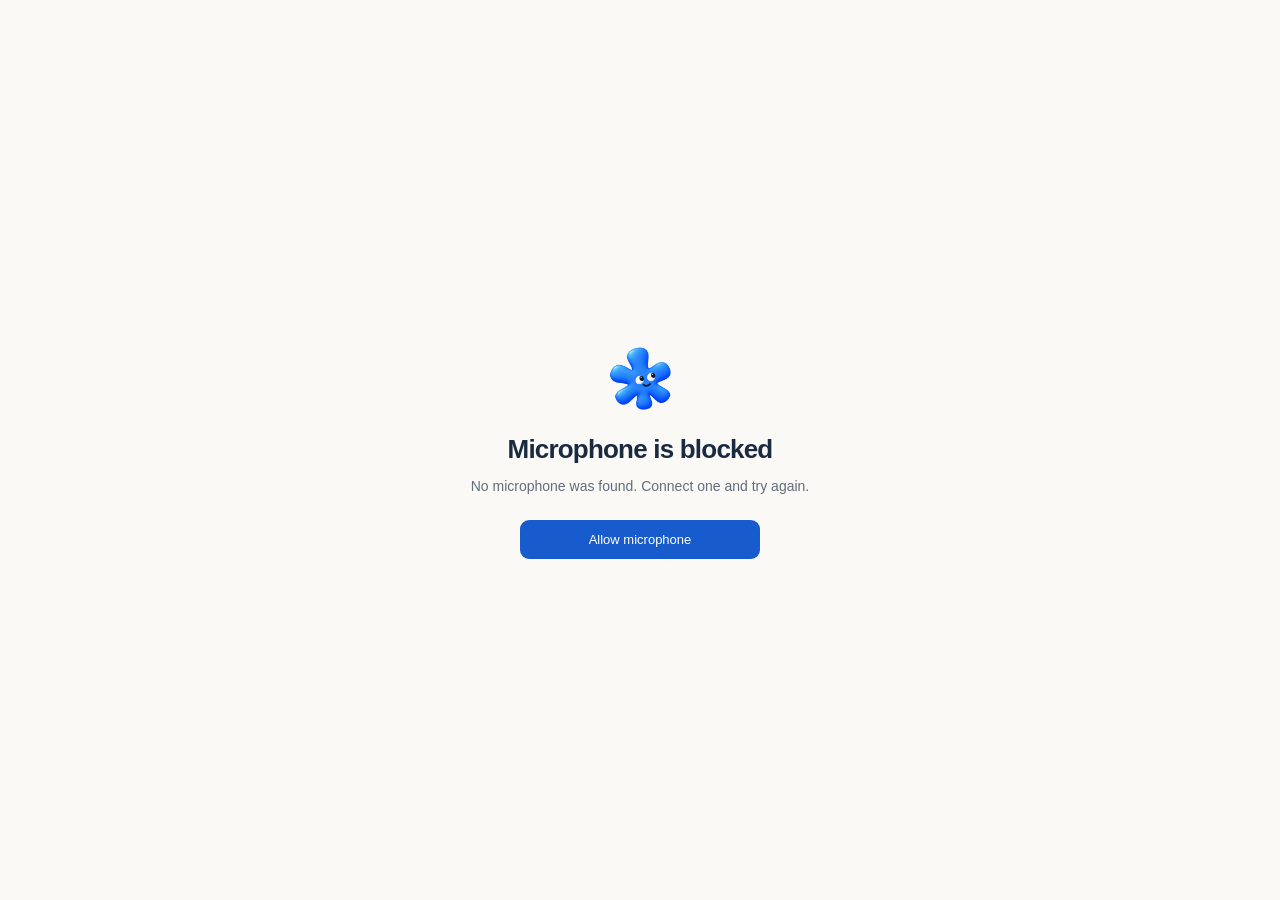
<file: extension/permission.html>
<!doctype html>
<html lang="en">
<head>
  <meta charset="utf-8">
  <meta name="viewport" content="width=device-width,initial-scale=1">
  <title>Flubber · Microphone</title>
  <link rel="stylesheet" href="sidepanel.css">
  <style>
    body{display:grid;place-items:center;min-height:100vh}
    .permission{max-width:420px;padding:32px 24px;text-align:center}
    .permission img{width:72px;height:72px;object-fit:contain}
    .permission h1{font-size:26px;letter-spacing:-.8px;font-weight:600;margin:18px 0 10px}
    .permission p{color:var(--muted);font-size:14px;line-height:1.6;margin:0}
    .permission .primary-button{max-width:240px;margin-top:22px}
  </style>
</head>
<body>
<main class="permission">
  <img src="assets/mascot.png" alt="">
  <h1 id="title">Let Flubber hear you</h1>
  <p id="detail">Chrome asks for microphone access once. Flubber only listens while the mic button is on.</p>
  <button id="allow" class="primary-button" type="button">Allow microphone</button>
</main>
<script src="permission.js"></script>
</body>
</html>
</file>
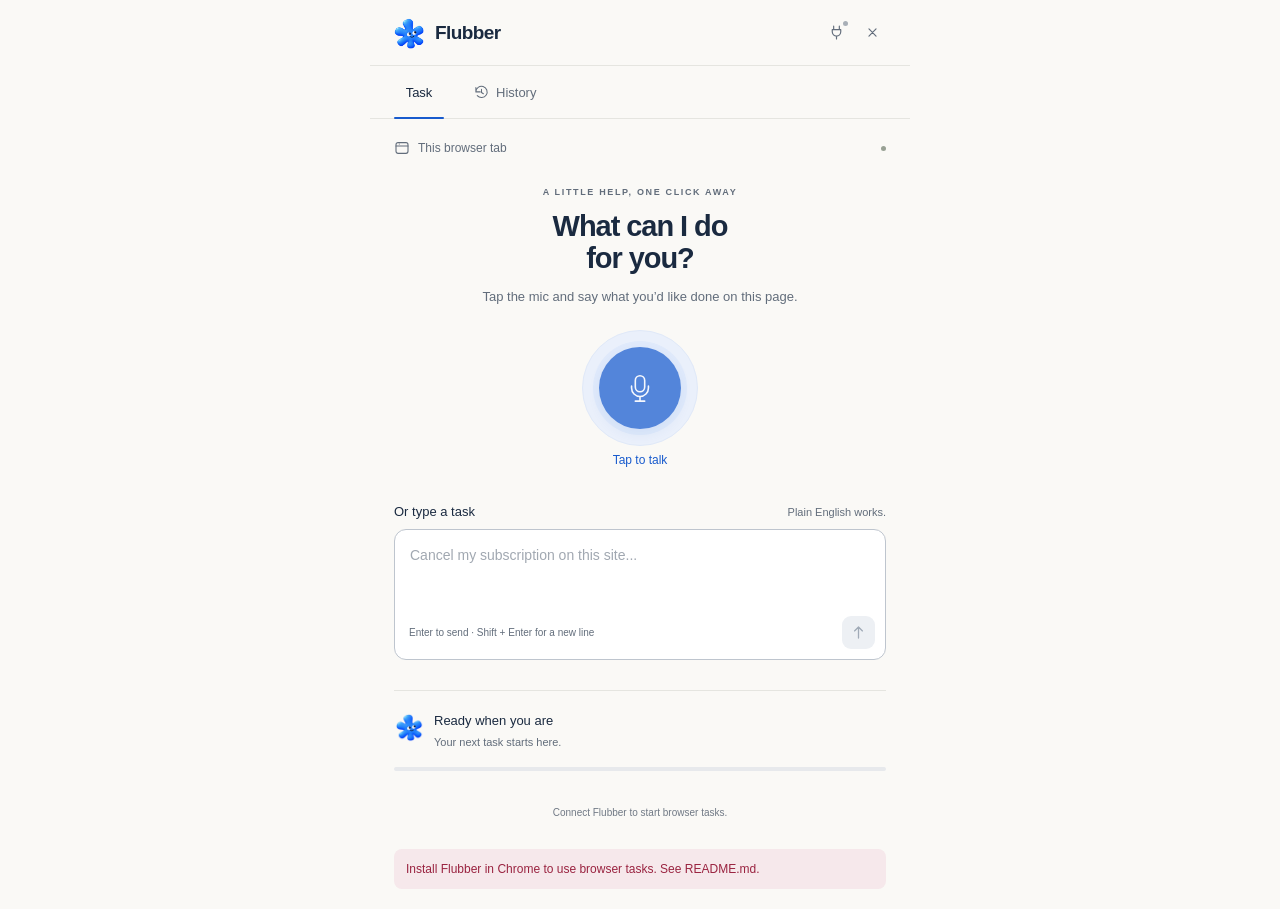
<file: extension/sidepanel.html>
<!doctype html>
<html lang="en">
<head>
  <meta charset="utf-8">
  <meta name="viewport" content="width=device-width,initial-scale=1">
  <title>Flubber</title>
  <link rel="stylesheet" href="sidepanel.css">
</head>
<body>
<main class="flubber" id="flubber" data-state="idle" aria-busy="true">
  <header class="panel-header">
    <a class="brand" href="#" aria-label="Flubber home"><img src="assets/mascot.png" alt="" width="32" height="32"><span>Flubber</span></a>
    <div class="header-buttons"><button class="icon-button connect-button" id="connect-button" type="button" aria-label="Connect Flubber"><svg viewBox="0 0 24 24" aria-hidden="true"><path d="M8 3v5m8-5v5M6 8h12v3a6 6 0 0 1-12 0V8zm6 9v4"/></svg><span id="connection-dot" class="connection-indicator" aria-hidden="true"></span></button><button class="icon-button" id="close-panel" type="button" aria-label="Close panel"><svg viewBox="0 0 24 24" aria-hidden="true"><path d="m7 7 10 10M17 7 7 17"/></svg></button></div>
  </header>
  <nav class="tabs" role="tablist" aria-label="Flubber views">
    <button type="button" class="tab active" id="task-tab" role="tab" aria-selected="true" aria-controls="task-view">Task</button>
    <button type="button" class="tab" id="history-tab" role="tab" aria-selected="false" aria-controls="history-view" tabindex="-1"><svg viewBox="0 0 24 24" aria-hidden="true"><path d="M3 11a9 9 0 1 1 2.2 6M3 4v7h7m2-4v5l3 2"/></svg>History</button>
  </nav>
  <section id="task-view" class="task-view" role="tabpanel" aria-labelledby="task-tab">
    <div class="page-context"><svg viewBox="0 0 24 24" aria-hidden="true"><rect x="3" y="4" width="18" height="16" rx="3"/><path d="M3 9h18m-13-3h.01M8 6h.01"/></svg><span id="page-title">This browser tab</span><span class="context-dot" aria-hidden="true"></span></div>
    <section class="voice-section" aria-label="Voice input">
      <p class="eyebrow">A LITTLE HELP, ONE CLICK AWAY</p>
      <h1 id="voice-title">What can I do<br>for you?</h1>
      <p id="voice-subtitle" class="voice-subtitle">Tap the mic and say what you’d like done on this page.</p>
      <div class="mic-stage">
        <div class="mic-halo" aria-hidden="true"></div>
        <button class="mic-button" id="mic-button" type="button" aria-label="Start speaking" aria-pressed="false" aria-describedby="mic-caption" disabled><svg class="mic-icon" viewBox="0 0 32 32" aria-hidden="true"><rect x="11" y="3" width="10" height="17" rx="5"/><path d="M7 14v2a9 9 0 0 0 18 0v-2M16 25v5m-5 0h10"/></svg><span class="waveform" aria-hidden="true"><i></i><i></i><i></i><i></i><i></i></span></button>
      </div>
      <p class="mic-caption" id="mic-caption">Tap to talk</p>
      <p class="voice-message" id="voice-message" aria-live="polite"></p>
    </section>
    <form id="task-form" class="composer">
      <div class="composer-label"><label for="task-input" id="composer-label">Or type a task</label><span id="composer-hint">Plain English works.</span></div>
      <div class="input-shell"><textarea id="task-input" rows="3" maxlength="6000" placeholder="Cancel my subscription on this site..." aria-describedby="input-help" disabled></textarea><div class="input-bottom"><span id="input-help">Enter to send · Shift + Enter for a new line</span><button type="submit" id="send-button" class="send-button" aria-label="Start task" disabled><svg viewBox="0 0 24 24" aria-hidden="true"><path d="M12 19V5m-5 5 5-5 5 5"/></svg></button></div></div>
    </form>
    <section class="task-status" id="task-status" aria-label="Task progress" aria-live="polite">
      <div class="status-top"><div class="status-identity"><img src="assets/mascot.png" alt="" width="30" height="30"><div><h2 id="status-title">Ready when you are</h2><p id="status-detail">Your next task starts here.</p></div></div><button type="button" id="stop-button" class="stop-button" hidden>Stop</button></div>
      <div class="progress-track" id="progress" role="progressbar" aria-label="Task progress" aria-valuemin="0" aria-valuemax="100" aria-valuenow="0"><div class="progress-fill" id="progress-fill"></div></div>
      <ol id="task-steps" class="task-steps" hidden></ol>
      <p id="task-result" class="task-result" hidden></p>
      <p id="last-update" class="last-update" hidden></p>
      <button type="button" id="new-task" class="text-button" hidden>Start another task <span aria-hidden="true">↗</span></button>
    </section>
    <footer class="preview-note" id="connection-status">Connect Flubber to start browser tasks.</footer>
  </section>
  <section id="history-view" class="history-view" role="tabpanel" aria-labelledby="history-tab" hidden>
    <div class="history-heading"><h1>Your history</h1><p>A little less on your to-do list.</p></div>
    <div id="history-list"></div>
    <footer class="history-footer">Saved on this device.</footer>
  </section>
  <p id="panel-error" class="panel-error" role="alert" hidden></p>
</main>
<dialog id="connection-dialog" class="connection-dialog" aria-labelledby="connection-title">
  <div class="dialog-heading"><h2 id="connection-title">Connect Flubber</h2><button type="button" class="icon-button" id="close-connection" aria-label="Close connection dialog"><svg viewBox="0 0 24 24" aria-hidden="true"><path d="m7 7 10 10M17 7 7 17"/></svg></button></div>
  <p>Start the companion on your computer, then paste the pairing code it prints.</p>
  <form id="connection-form">
    <label for="pairing-code">Pairing code</label>
    <input id="pairing-code" type="password" autocomplete="off" spellcheck="false" maxlength="128" placeholder="Code from the companion terminal" required>
    <p id="pairing-error" class="pairing-error" role="alert" hidden></p>
    <button id="connect-submit" class="primary-button" type="submit">Connect</button>
  </form>
  <p class="connection-footnote">Your OpenAI API key stays in the companion, outside the extension.</p>
</dialog>
<script src="state.js"></script>
<script src="sidepanel.js"></script>
</body>
</html>
</file>
<file: extension/sidepanel.css>
:root{color-scheme:light;--porcelain:#faf9f6;--ink:#1a2a40;--blue:#185bcd;--blue-hover:#124bb4;--muted:#626d7b;--line:#e5e5e0;--soft:#eff3f9;--green:#267154;--font:-apple-system,BlinkMacSystemFont,"Segoe UI",Helvetica,Arial,sans-serif}
*{box-sizing:border-box}body{margin:0;background:var(--porcelain);color:var(--ink);font-family:var(--font);font-size:14px;-webkit-font-smoothing:antialiased}button,textarea{font:inherit}button{cursor:pointer}button:disabled{cursor:default}button,a,textarea{-webkit-tap-highlight-color:transparent}button:focus-visible,a:focus-visible{outline:3px solid #5f99ff;outline-offset:4px}svg{width:20px;height:20px;fill:none;stroke:currentColor;stroke-width:1.65;stroke-linecap:round;stroke-linejoin:round}button{color:inherit}button[hidden],section[hidden],ol[hidden],div[hidden]{display:none!important}.flubber{width:100%;max-width:540px;margin:auto;min-height:100dvh;display:flex;flex-direction:column;background:var(--porcelain)}
.panel-header{height:66px;min-height:66px;display:flex;align-items:center;justify-content:space-between;padding:0 22px;border-bottom:1px solid var(--line)}.brand{display:flex;align-items:center;gap:9px;text-decoration:none;color:var(--ink);font-size:19px;font-weight:600;letter-spacing:-.6px}.brand img{width:34px;height:34px;object-fit:contain}.icon-button{display:grid;place-items:center;width:32px;height:32px;background:transparent;border:0;color:var(--muted);border-radius:8px}.icon-button:hover{background:#eeeee9}.icon-button svg{width:17px;height:17px}.tabs{height:53px;flex-shrink:0;display:flex;border-bottom:1px solid var(--line);padding:0 24px;gap:28px}.tab{position:relative;display:flex;align-items:center;justify-content:center;gap:7px;min-width:50px;padding:0 2px;border:0;background:transparent;color:var(--muted);font-size:13px;font-weight:500}.tab svg{width:15px;height:15px}.tab.active{color:var(--ink)}.tab.active:after{content:"";position:absolute;bottom:-1px;left:0;right:0;height:2px;background:var(--blue);border-radius:4px}
.task-view{display:flex;flex-direction:column;flex:1;padding:0 24px}.page-context{margin-top:20px;display:flex;gap:8px;align-items:center;color:var(--muted);font-size:12px;min-height:18px}.page-context svg{width:16px;height:16px;flex-shrink:0}.page-context #page-title{max-width:calc(100% - 45px);overflow:hidden;white-space:nowrap;text-overflow:ellipsis}.context-dot{width:5px;height:5px;border-radius:50%;background:#98a194;margin-left:auto;flex-shrink:0}.voice-section{text-align:center;padding-top:30px}.eyebrow{font-size:9px;letter-spacing:1.65px;color:var(--muted);font-weight:600;margin:0 0 13px}.voice-section h1{font-size:29px;line-height:1.12;letter-spacing:-1.05px;font-weight:600;margin:0}.voice-subtitle{font-size:13px;line-height:1.5;color:var(--muted);margin:12px 0 0}.mic-stage{width:130px;height:130px;position:relative;display:grid;place-items:center;margin:17px auto 0}.mic-halo{position:absolute;inset:7px;background:#eaf0fb;border:1px solid #e0e9f8;border-radius:50%}.mic-halo:after{content:"";position:absolute;inset:10px;border-radius:50%;background:#e0eafb}.mic-button{width:82px;height:82px;border:0;border-radius:50%;background:var(--blue);color:white;z-index:1;display:grid;place-items:center;box-shadow:0 5px 12px #185bcd18;transition:background .2s,transform .2s}.mic-button:hover{background:var(--blue-hover);transform:translateY(-2px)}.mic-button:disabled{opacity:.5;transform:none}.mic-icon{width:30px;height:30px;stroke-width:1.7}.waveform{display:none;gap:4px;height:28px;align-items:center}.waveform i{display:block;background:white;width:3px;height:12px;border-radius:2px;animation:wave .9s ease-in-out infinite alternate}.waveform i:nth-child(2){height:24px;animation-delay:.15s}.waveform i:nth-child(3){height:17px;animation-delay:.3s}.waveform i:nth-child(4){height:27px;animation-delay:.1s}.waveform i:nth-child(5){height:13px;animation-delay:.25s}.mic-caption{font-size:12px;font-weight:500;margin:0;color:var(--blue);min-height:18px}.voice-message{font-size:12px;color:var(--muted);line-height:1.5;margin:8px 0 0;min-height:18px}.voice-message:empty{display:none}.composer{margin-top:33px}.composer-label{display:flex;align-items:center;justify-content:space-between;gap:8px;margin-bottom:10px}.composer-label label{font-weight:500;font-size:13px}.composer-label>span{font-size:11px;color:var(--muted)}.input-shell{background:#fff;border:1px solid #bec5ce;border-radius:12px;overflow:hidden;transition:border-color .15s,box-shadow .15s}.input-shell:focus-within{border-color:var(--blue);box-shadow:0 0 0 3px #185bcd12}textarea{display:block;width:100%;resize:none;min-height:84px;max-height:180px;border:0;outline:0;background:transparent;padding:15px 15px 8px;color:var(--ink);font-size:14px;line-height:1.5}textarea::placeholder{color:#7a8491}textarea:disabled{opacity:.7}.input-bottom{display:flex;align-items:center;justify-content:space-between;padding:0 10px 10px 14px;gap:9px}.input-bottom>span{font-size:9px;color:var(--muted);line-height:1.5}.send-button{width:33px;height:33px;border-radius:9px;flex-shrink:0;display:grid;place-items:center;border:0;background:var(--blue);color:#fff}.send-button:disabled{background:#edf0f4;color:#a0aab7}.send-button:not(:disabled):hover{background:var(--blue-hover)}.send-button svg{width:19px;height:19px}
.task-status{margin-top:30px;padding-top:21px;border-top:1px solid var(--line);padding-bottom:16px}.status-top{display:flex;align-items:center;justify-content:space-between;gap:8px}.status-identity{display:flex;align-items:center;gap:10px;min-width:0}.status-identity img{width:30px;height:30px;object-fit:contain;flex-shrink:0}.status-top h2{font-size:13px;font-weight:500;line-height:1.4;margin:0}.status-top p{font-size:11px;line-height:1.5;color:var(--muted);margin:3px 0 0}.stop-button{font-size:11px;border:1px solid #c9cfd5;border-radius:7px;padding:7px 11px;background:transparent}.stop-button:hover{background:#efefeb}.progress-track{height:4px;border-radius:4px;background:#e7e9ec;overflow:hidden;margin-top:17px}.progress-fill{height:100%;width:0;background:var(--blue);border-radius:4px;transition:width .4s}.task-steps{list-style:none;margin:17px 0 0;padding:0}.task-steps li{font-size:12px;line-height:1.5;margin-top:11px;display:flex;align-items:center;gap:9px;color:var(--muted)}.task-steps li::before{content:"";width:13px;height:13px;flex-shrink:0;border:1px solid #c9cfd5;border-radius:50%}.task-steps li.complete::before{content:"✓";display:grid;place-items:center;background:#e4eee8;border:0;color:var(--green);font-size:10px}.task-steps li.current{color:var(--ink)}.task-steps li.current::before{border:4px solid var(--blue);background:var(--porcelain)}.text-button{border:0;background:transparent;color:var(--blue);font-size:12px;padding:0;margin-top:17px}.text-button span{margin-left:8px}.preview-note{font-size:9px;line-height:1.5;color:#707985;text-align:center;margin-top:auto;padding:18px 0 17px}.flubber[data-state="listening"] .mic-icon{display:none}.flubber[data-state="listening"] .waveform{display:flex}.flubber[data-state="listening"] .mic-halo{animation:pulse 1.5s ease-in-out infinite}.flubber[data-state="running"] .voice-section{padding-top:22px}.flubber[data-state="running"] .voice-section h1{font-size:26px}.flubber[data-state="running"] .composer{margin-top:22px}.flubber[data-state="running"] .status-identity img{animation:mascot 1.8s ease-in-out infinite}.flubber[data-state="running"] .progress-fill{width:36%;animation:indeterminate 1.5s ease-in-out infinite}.flubber[data-state="done"] .progress-fill{width:100%;background:var(--green)}
.history-view{flex:1;padding:29px 24px 20px;display:flex;flex-direction:column}.history-heading h1{font-size:25px;font-weight:600;letter-spacing:-.7px;margin:0}.history-heading p{font-size:13px;color:var(--muted);margin:9px 0 28px}.history-date{font-size:10px;color:var(--muted);font-weight:500;letter-spacing:.7px;text-transform:uppercase;margin:24px 0 8px}.history-row{width:100%;text-align:left;border:0;border-bottom:1px solid var(--line);background:transparent;padding:17px 0 18px;display:block}.history-row:hover .history-command{color:var(--blue)}.history-meta{display:flex;justify-content:space-between;gap:12px;font-size:11px;color:var(--muted)}.history-command{display:block;font-size:14px;font-weight:500;line-height:1.45;margin:9px 0}.history-result{display:flex;align-items:center;gap:6px;font-size:11px;color:var(--muted)}.history-result::before{content:"";height:5px;width:5px;border-radius:50%;background:var(--green)}.history-result.stopped::before{background:#9c7a34}.history-result.preview::before{background:var(--blue)}.history-footer{margin-top:auto;text-align:center;font-size:11px;color:var(--muted);padding:28px 0 5px}.history-empty{text-align:center;padding:90px 8px 0}.history-empty img{width:54px;height:54px;object-fit:contain}.history-empty h2{font-size:17px;font-weight:500;letter-spacing:-.3px;margin:18px 0 9px}.history-empty p{font-size:13px;color:var(--muted);line-height:1.6;margin:0}.history-empty button{margin-top:18px}
@keyframes wave{to{transform:scaleY(.45)}}@keyframes pulse{50%{transform:scale(1.08);opacity:.7}}@keyframes mascot{50%{transform:rotate(9deg)}}@keyframes indeterminate{0%{transform:translateX(-120%)}100%{transform:translateX(360%)}}@media(prefers-reduced-motion:reduce){*,*::before,*::after{animation:none!important;transition:none!important}.flubber[data-state="running"] .progress-fill{width:45%}}
@media(max-width:340px){.panel-header{padding:0 18px}.task-view,.history-view{padding-left:18px;padding-right:18px}.tabs{padding:0 18px}.voice-section h1{font-size:27px}.composer-label>span{font-size:10px}.input-bottom>span{font-size:8px}}@media(max-height:850px){.voice-section{padding-top:22px}.mic-stage{margin-top:10px;width:116px;height:116px}.composer{margin-top:22px}.task-status{margin-top:23px}.preview-note{padding-top:12px}}
.panel-error{margin:12px 24px 20px;padding:11px 12px;border-radius:8px;background:#f6e8eb;color:#9a2340;font-size:12px;line-height:1.5;overflow-wrap:anywhere}.panel-error[hidden]{display:none}.history-command{overflow-wrap:anywhere;white-space:pre-wrap}.history-meta>span:first-child{min-width:0;overflow:hidden;text-overflow:ellipsis;white-space:nowrap}.history-meta>span:last-child{flex-shrink:0;white-space:nowrap}.voice-message{overflow-wrap:anywhere}.preview-note{font-size:10px}.input-bottom>span{font-size:10px}.input-shell:focus-within{outline:1px solid var(--blue);outline-offset:2px}.history-row{border-radius:0}.flubber[aria-busy="true"] .mic-button{opacity:.7}.stop-button:disabled{opacity:.6}.task-status{scroll-margin-bottom:20px}
.header-buttons{display:flex;gap:4px;align-items:center}.connect-button{position:relative}.connection-indicator{position:absolute;right:4px;top:4px;width:5px;height:5px;border-radius:50%;background:#a8afb7}.connection-indicator.connected{background:#267154}.task-result{font-size:13px;line-height:1.65;white-space:pre-wrap;overflow-wrap:anywhere;max-height:240px;overflow:auto;margin:18px 0 0}.last-update{font-size:11px;line-height:1.6;color:var(--muted);overflow-wrap:anywhere}.task-result[hidden],.last-update[hidden],.pairing-error[hidden]{display:none}.history-summary{display:-webkit-box;-webkit-line-clamp:3;-webkit-box-orient:vertical;overflow:hidden;font-size:12px;line-height:1.6;color:var(--muted);margin-top:9px;overflow-wrap:anywhere}.connection-dialog{border:1px solid var(--line);border-radius:16px;padding:24px;width:calc(100% - 32px);max-width:360px;background:var(--porcelain);color:var(--ink);box-shadow:0 18px 70px #1a2a4030}.connection-dialog::backdrop{background:#1a2a4045}.dialog-heading{display:flex;align-items:center;justify-content:space-between;gap:12px}.dialog-heading h2{font-size:21px;font-weight:600;letter-spacing:-.6px;margin:0}.connection-dialog p{font-size:13px;line-height:1.6;color:var(--muted)}.connection-dialog label{display:block;font-size:12px;font-weight:500;margin:20px 0 9px}.connection-dialog input{display:block;width:100%;font:inherit;font-size:13px;border:1px solid #bec5ce;border-radius:9px;background:#fff;color:var(--ink);padding:12px}.connection-dialog input:focus-visible{outline:2px solid #5f99ff;outline-offset:2px}.primary-button{width:100%;border:0;border-radius:9px;background:var(--blue);color:#fff;padding:12px;font:inherit;font-size:13px;font-weight:500;margin-top:14px}.primary-button:disabled{opacity:.5}.connection-dialog .connection-footnote{font-size:11px;margin:17px 0 0}.connection-dialog .pairing-error{color:#9a2340;font-size:12px}.status-identity{align-items:flex-start}.status-top h2{overflow-wrap:anywhere}.status-top p{overflow-wrap:anywhere}
</file>
